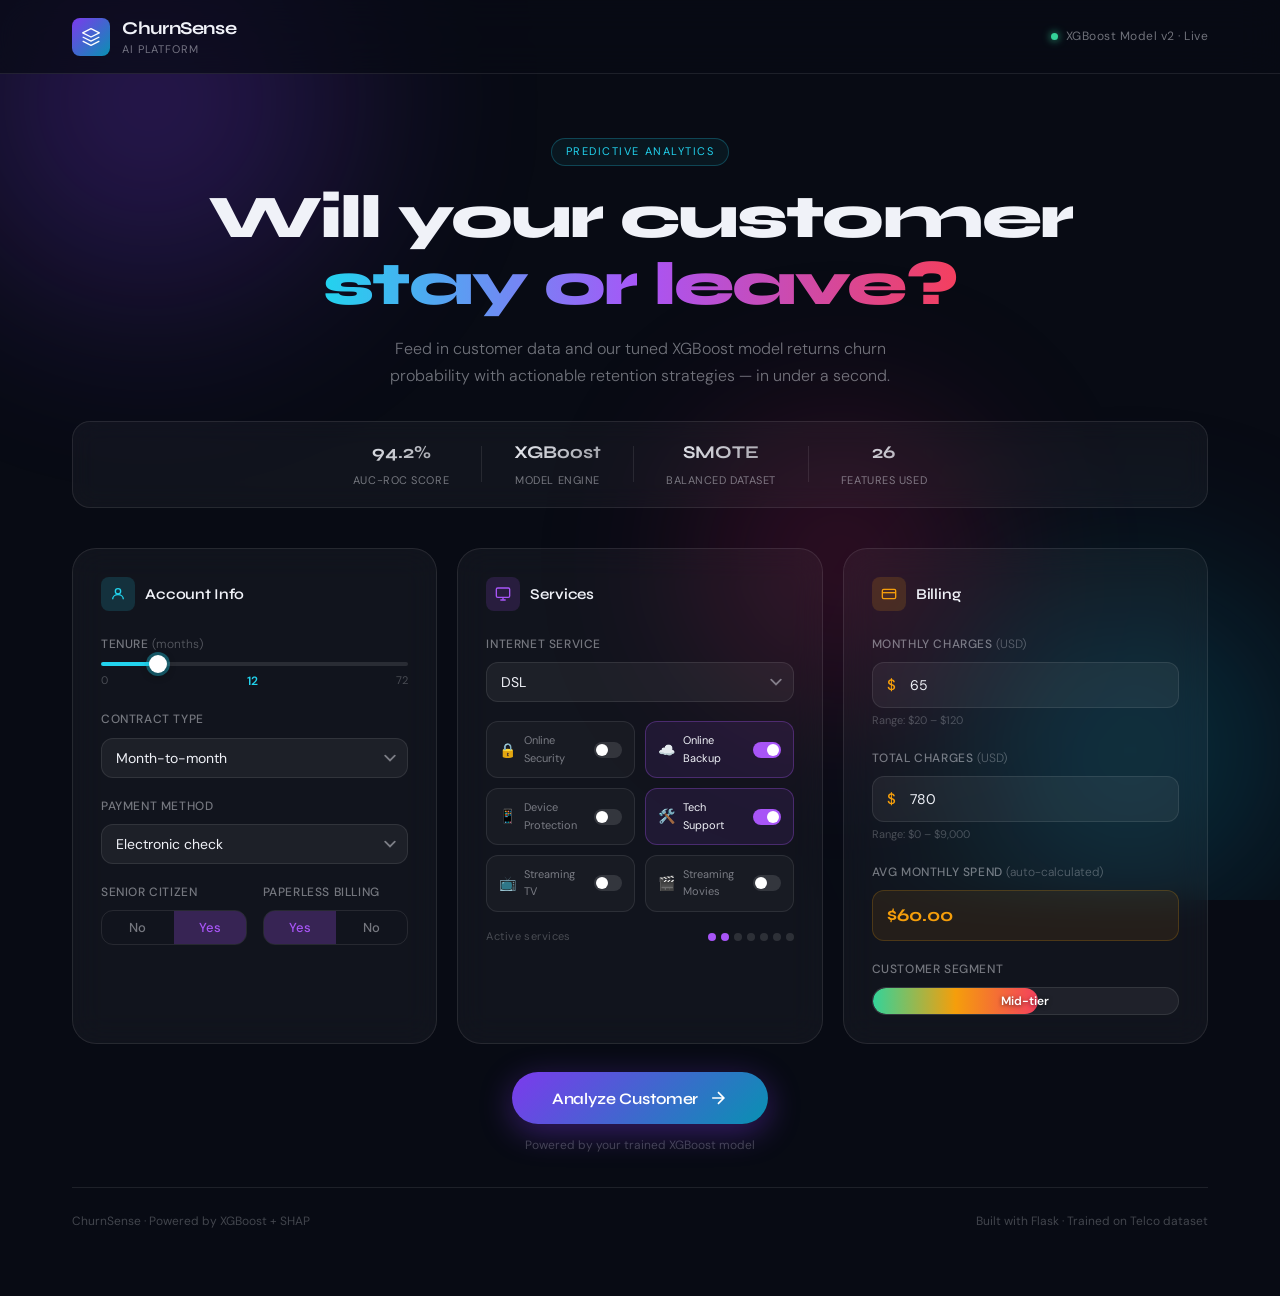
<file: static/index.html>
<!DOCTYPE html>
<html lang="en">

<head>
  <meta charset="UTF-8" />
  <meta name="viewport" content="width=device-width, initial-scale=1.0" />
  <title>ChurnSense — Customer Intelligence Platform</title>
  <link rel="preconnect" href="https://fonts.googleapis.com">
  <link
    href="https://fonts.googleapis.com/css2?family=Syne:wght@400;500;600;700;800&family=DM+Sans:ital,wght@0,300;0,400;0,500;1,300&display=swap"
    rel="stylesheet">
  <link rel="stylesheet" href="style.css" />
</head>

<body>

  <!-- Animated background -->
  <div class="bg-orbs">
    <div class="orb orb1"></div>
    <div class="orb orb2"></div>
    <div class="orb orb3"></div>
  </div>

  <!-- Header -->
  <header class="header">
    <div class="header-inner">
      <div class="logo">
        <div class="logo-icon">
          <svg width="20" height="20" viewBox="0 0 24 24" fill="none">
            <path d="M12 2L2 7l10 5 10-5-10-5z" stroke="currentColor" stroke-width="1.5" stroke-linejoin="round" />
            <path d="M2 17l10 5 10-5" stroke="currentColor" stroke-width="1.5" stroke-linejoin="round" />
            <path d="M2 12l10 5 10-5" stroke="currentColor" stroke-width="1.5" stroke-linejoin="round" />
          </svg>
        </div>
        <div>
          <span class="logo-name">ChurnSense</span>
          <span class="logo-tag">AI Platform</span>
        </div>
      </div>
      <div class="header-meta">
        <div class="status-dot"></div>
        <span>XGBoost Model v2 · Live</span>
      </div>
    </div>
  </header>

  <!-- Hero -->
  <section class="hero">
    <div class="hero-label">Predictive Analytics</div>
    <h1 class="hero-title">Will your customer<br><span class="gradient-text">stay or leave?</span></h1>
    <p class="hero-sub">Feed in customer data and our tuned XGBoost model returns churn probability with actionable
      retention strategies — in under a second.</p>
  </section>

  <!-- Main form -->
  <main class="container">
    <form id="churn-form" onsubmit="return false">

      <!-- Stats bar -->
      <div class="stats-bar">
        <div class="stat-item">
          <span class="stat-num">94.2%</span>
          <span class="stat-label">AUC-ROC Score</span>
        </div>
        <div class="stat-divider"></div>
        <div class="stat-item">
          <span class="stat-num">XGBoost</span>
          <span class="stat-label">Model Engine</span>
        </div>
        <div class="stat-divider"></div>
        <div class="stat-item">
          <span class="stat-num">SMOTE</span>
          <span class="stat-label">Balanced Dataset</span>
        </div>
        <div class="stat-divider"></div>
        <div class="stat-item">
          <span class="stat-num">26</span>
          <span class="stat-label">Features Used</span>
        </div>
      </div>

      <!-- Form grid -->
      <div class="form-grid">

        <!-- Card 1: Account -->
        <div class="glass-card" style="--delay:.05s">
          <div class="card-header">
            <div class="card-icon cyan">
              <svg width="16" height="16" viewBox="0 0 24 24" fill="none" stroke="currentColor" stroke-width="2">
                <circle cx="12" cy="8" r="4" />
                <path d="M4 20c0-4 3.6-7 8-7s8 3 8 7" />
              </svg>
            </div>
            <h2>Account Info</h2>
          </div>

          <div class="field">
            <label>Tenure <span class="unit">(months)</span></label>
            <div class="slider-wrap">
              <input type="range" id="tenure" min="0" max="72" value="12" class="slider"
                oninput="document.getElementById('tenure-val').textContent=this.value; updateSliderFill(this)">
              <div class="slider-labels">
                <span>0</span>
                <span id="tenure-val" class="slider-current">12</span>
                <span>72</span>
              </div>
            </div>
          </div>

          <div class="field">
            <label>Contract Type</label>
            <div class="select-wrap">
              <select id="contract">
                <option>Month-to-month</option>
                <option>One year</option>
                <option>Two year</option>
              </select>
              <svg class="select-arrow" viewBox="0 0 10 6">
                <path d="M1 1l4 4 4-4" stroke="currentColor" stroke-width="1.5" fill="none" stroke-linecap="round" />
              </svg>
            </div>
          </div>

          <div class="field">
            <label>Payment Method</label>
            <div class="select-wrap">
              <select id="payment">
                <option>Electronic check</option>
                <option>Mailed check</option>
                <option>Bank transfer (automatic)</option>
                <option>Credit card (automatic)</option>
              </select>
              <svg class="select-arrow" viewBox="0 0 10 6">
                <path d="M1 1l4 4 4-4" stroke="currentColor" stroke-width="1.5" fill="none" stroke-linecap="round" />
              </svg>
            </div>
          </div>

          <div class="field row-2">
            <div>
              <label>Senior Citizen</label>
              <div class="toggle-group" id="senior-group">
                <button type="button" class="toggle-btn" data-val="No"
                  onclick="setToggle('senior-group','No')">No</button>
                <button type="button" class="toggle-btn active" data-val="Yes"
                  onclick="setToggle('senior-group','Yes')">Yes</button>
              </div>
            </div>
            <div>
              <label>Paperless Billing</label>
              <div class="toggle-group" id="paper-group">
                <button type="button" class="toggle-btn active" data-val="Yes"
                  onclick="setToggle('paper-group','Yes')">Yes</button>
                <button type="button" class="toggle-btn" data-val="No"
                  onclick="setToggle('paper-group','No')">No</button>
              </div>
            </div>
          </div>
        </div>

        <!-- Card 2: Services -->
        <div class="glass-card" style="--delay:.1s">
          <div class="card-header">
            <div class="card-icon purple">
              <svg width="16" height="16" viewBox="0 0 24 24" fill="none" stroke="currentColor" stroke-width="2">
                <rect x="2" y="3" width="20" height="14" rx="2" />
                <path d="M8 21h8M12 17v4" />
              </svg>
            </div>
            <h2>Services</h2>
          </div>

          <div class="field">
            <label>Internet Service</label>
            <div class="select-wrap">
              <select id="internet">
                <option>DSL</option>
                <option>Fiber optic</option>
                <option>No</option>
              </select>
              <svg class="select-arrow" viewBox="0 0 10 6">
                <path d="M1 1l4 4 4-4" stroke="currentColor" stroke-width="1.5" fill="none" stroke-linecap="round" />
              </svg>
            </div>
          </div>

          <div class="services-grid">
            <div class="service-toggle" id="svc-security">
              <div class="svc-icon">🔒</div>
              <span>Online Security</span>
              <div class="svc-switch" onclick="toggleService('svc-security')">
                <div class="svc-knob"></div>
              </div>
            </div>
            <div class="service-toggle active" id="svc-backup">
              <div class="svc-icon">☁️</div>
              <span>Online Backup</span>
              <div class="svc-switch" onclick="toggleService('svc-backup')">
                <div class="svc-knob"></div>
              </div>
            </div>
            <div class="service-toggle" id="svc-device">
              <div class="svc-icon">📱</div>
              <span>Device Protection</span>
              <div class="svc-switch" onclick="toggleService('svc-device')">
                <div class="svc-knob"></div>
              </div>
            </div>
            <div class="service-toggle active" id="svc-tech">
              <div class="svc-icon">🛠️</div>
              <span>Tech Support</span>
              <div class="svc-switch" onclick="toggleService('svc-tech')">
                <div class="svc-knob"></div>
              </div>
            </div>
            <div class="service-toggle" id="svc-tv">
              <div class="svc-icon">📺</div>
              <span>Streaming TV</span>
              <div class="svc-switch" onclick="toggleService('svc-tv')">
                <div class="svc-knob"></div>
              </div>
            </div>
            <div class="service-toggle" id="svc-movies">
              <div class="svc-icon">🎬</div>
              <span>Streaming Movies</span>
              <div class="svc-switch" onclick="toggleService('svc-movies')">
                <div class="svc-knob"></div>
              </div>
            </div>
          </div>

          <div class="service-count-bar">
            <span class="svc-count-label">Active services</span>
            <div class="svc-dots" id="svc-dots">
              <div class="dot active"></div>
              <div class="dot active"></div>
              <div class="dot"></div>
              <div class="dot"></div>
              <div class="dot"></div>
              <div class="dot"></div>
              <div class="dot"></div>
            </div>
          </div>
        </div>

        <!-- Card 3: Billing -->
        <div class="glass-card" style="--delay:.15s">
          <div class="card-header">
            <div class="card-icon amber">
              <svg width="16" height="16" viewBox="0 0 24 24" fill="none" stroke="currentColor" stroke-width="2">
                <rect x="2" y="5" width="20" height="14" rx="2" />
                <path d="M2 10h20" />
              </svg>
            </div>
            <h2>Billing</h2>
          </div>

          <div class="field">
            <label>Monthly Charges <span class="unit">(USD)</span></label>
            <div class="money-input">
              <span class="money-symbol">$</span>
              <input type="number" id="monthly" value="65" min="20" max="120" step="0.01">
            </div>
            <div class="input-hint">Range: $20 – $120</div>
          </div>

          <div class="field">
            <label>Total Charges <span class="unit">(USD)</span></label>
            <div class="money-input">
              <span class="money-symbol">$</span>
              <input type="number" id="total" value="780" min="0" max="9000" step="0.01">
            </div>
            <div class="input-hint">Range: $0 – $9,000</div>
          </div>

          <div class="field">
            <label>Avg Monthly Spend <span class="unit">(auto-calculated)</span></label>
            <div class="calc-display" id="avg-spend">$65.00</div>
          </div>

          <div class="field">
            <label>Customer Segment</label>
            <div class="segment-bar" id="segment-bar">
              <div class="seg-fill" id="seg-fill"></div>
              <span class="seg-label" id="seg-label">Mid-tier</span>
            </div>
          </div>
        </div>

      </div>

      <!-- Predict button -->
      <div class="predict-wrap">
        <button type="button" class="predict-btn" id="predict-btn" onclick="submitPrediction()">
          <span class="btn-text">Analyze Customer</span>
          <svg class="btn-arrow" width="20" height="20" viewBox="0 0 24 24" fill="none" stroke="currentColor"
            stroke-width="2">
            <path d="M5 12h14M12 5l7 7-7 7" />
          </svg>
          <div class="btn-shimmer"></div>
        </button>
        <p class="predict-note">Powered by your trained XGBoost model</p>
      </div>

    </form>

    <!-- Result panel -->
    <div class="result-panel" id="result-panel">
      <div class="result-inner">

        <div class="result-top">
          <div class="result-gauge-wrap">
            <svg class="gauge-svg" viewBox="0 0 200 110">
              <defs>
                <linearGradient id="gauge-grad" x1="0%" y1="0%" x2="100%" y2="0%">
                  <stop offset="0%" stop-color="#22d3ee" />
                  <stop offset="50%" stop-color="#a855f7" />
                  <stop offset="100%" stop-color="#f43f5e" />
                </linearGradient>
              </defs>
              <!-- Track -->
              <path d="M20 100 A80 80 0 0 1 180 100" fill="none" stroke="rgba(255,255,255,.08)" stroke-width="14"
                stroke-linecap="round" />
              <!-- Fill (animated by JS) -->
              <path id="gauge-fill" d="M20 100 A80 80 0 0 1 180 100" fill="none" stroke="url(#gauge-grad)"
                stroke-width="14" stroke-linecap="round" stroke-dasharray="251.2" stroke-dashoffset="251.2" />
              <!-- Needle -->
              <line id="gauge-needle" x1="100" y1="100" x2="100" y2="30" stroke="white" stroke-width="2"
                stroke-linecap="round" transform-origin="100 100"
                style="transform:rotate(-90deg);transition:transform .8s cubic-bezier(.34,1.56,.64,1)" />
              <circle cx="100" cy="100" r="5" fill="white" />
            </svg>
            <div class="gauge-pct" id="gauge-pct">—</div>
            <div class="gauge-label">Churn probability</div>
          </div>

          <div class="result-details">
            <div class="verdict-badge" id="verdict-badge">
              <div class="verdict-icon" id="verdict-icon"></div>
              <div>
                <div class="verdict-title" id="verdict-title">—</div>
                <div class="verdict-sub" id="verdict-sub">—</div>
              </div>
            </div>

            <div class="metrics-row">
              <div class="metric-pill">
                <span class="mp-label">Risk Level</span>
                <span class="mp-val" id="risk-level">—</span>
              </div>
              <div class="metric-pill">
                <span class="mp-label">Key Driver</span>
                <span class="mp-val" id="key-driver">—</span>
              </div>
              <div class="metric-pill">
                <span class="mp-label">Confidence</span>
                <span class="mp-val" id="confidence">—</span>
              </div>
            </div>
          </div>
        </div>

        <!-- Risk bar -->
        <div class="risk-bar-wrap">
          <div class="risk-zones">
            <span>Safe</span><span>Moderate</span><span>High Risk</span>
          </div>
          <div class="risk-track">
            <div class="risk-fill" id="risk-fill"></div>
            <div class="risk-marker" id="risk-marker"></div>
          </div>
        </div>

        <!-- Actions -->
        <div class="actions-section" id="actions-section">
          <h3 class="actions-title">
            <svg width="16" height="16" viewBox="0 0 24 24" fill="none" stroke="currentColor" stroke-width="2">
              <path d="M13 2L3 14h9l-1 8 10-12h-9l1-8z" />
            </svg>
            Retention Playbook
          </h3>
          <div class="actions-list" id="actions-list"></div>
        </div>

      </div>
    </div>

    <!-- Footer -->
    <footer class="footer">
      <span>ChurnSense · Powered by XGBoost + SHAP</span>
      <span>Built with Flask · Trained on Telco dataset</span>
    </footer>

  </main>

  <script src="script.js"></script>
</body>

</html>
</file>
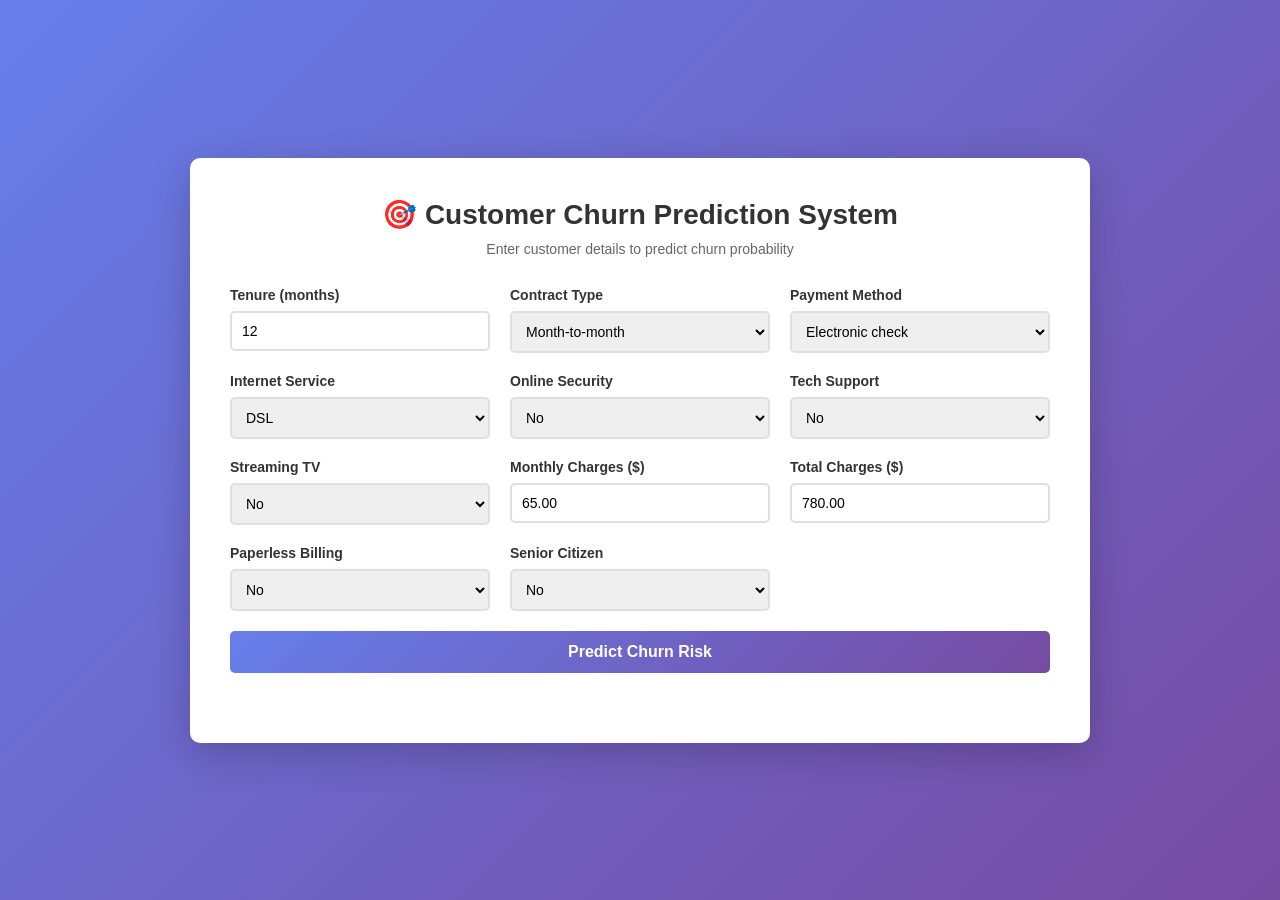
<file: app/static/index.html>
<!DOCTYPE html>
<html lang="en">

<head>
  <meta charset="UTF-8">
  <meta name="viewport" content="width=device-width, initial-scale=1.0">
  <title>Customer Churn Prediction</title>
  <style>
    * {
      margin: 0;
      padding: 0;
      box-sizing: border-box;
    }

    body {
      font-family: 'Segoe UI', Tahoma, Geneva, Verdana, sans-serif;
      background: linear-gradient(135deg, #667eea 0%, #764ba2 100%);
      min-height: 100vh;
      display: flex;
      align-items: center;
      justify-content: center;
      padding: 20px;
    }

    .container {
      background: white;
      border-radius: 10px;
      box-shadow: 0 10px 40px rgba(0, 0, 0, 0.2);
      padding: 40px;
      max-width: 900px;
      width: 100%;
    }

    h1 {
      color: #333;
      text-align: center;
      margin-bottom: 10px;
      font-size: 28px;
    }

    .subtitle {
      text-align: center;
      color: #666;
      margin-bottom: 30px;
      font-size: 14px;
    }

    .form-grid {
      display: grid;
      grid-template-columns: repeat(auto-fit, minmax(250px, 1fr));
      gap: 20px;
      margin-bottom: 30px;
    }

    .form-group {
      display: flex;
      flex-direction: column;
    }

    label {
      font-weight: 600;
      color: #333;
      margin-bottom: 8px;
      font-size: 14px;
    }

    input,
    select {
      padding: 10px;
      border: 2px solid #e0e0e0;
      border-radius: 5px;
      font-size: 14px;
      transition: border-color 0.3s;
      font-family: inherit;
    }

    input:focus,
    select:focus {
      outline: none;
      border-color: #667eea;
      box-shadow: 0 0 5px rgba(102, 126, 234, 0.3);
    }

    button {
      grid-column: 1 / -1;
      padding: 12px 30px;
      background: linear-gradient(135deg, #667eea 0%, #764ba2 100%);
      color: white;
      border: none;
      border-radius: 5px;
      font-size: 16px;
      font-weight: 600;
      cursor: pointer;
      transition: transform 0.2s, box-shadow 0.2s;
    }

    button:hover {
      transform: translateY(-2px);
      box-shadow: 0 5px 20px rgba(102, 126, 234, 0.4);
    }

    button:active {
      transform: translateY(0);
    }

    .loading {
      display: none;
      text-align: center;
      color: #667eea;
      margin: 20px 0;
      font-weight: 600;
    }

    .spinner {
      display: inline-block;
      width: 20px;
      height: 20px;
      border: 3px solid #e0e0e0;
      border-top-color: #667eea;
      border-radius: 50%;
      animation: spin 0.8s linear infinite;
      margin-right: 10px;
    }

    @keyframes spin {
      to {
        transform: rotate(360deg);
      }
    }

    .result {
      display: none;
      border-radius: 5px;
      padding: 20px;
      margin-top: 20px;
      text-align: center;
    }

    .high-risk {
      background-color: #ffebee;
      border-left: 4px solid #f44336;
      color: #c62828;
    }

    .low-risk {
      background-color: #e8f5e9;
      border-left: 4px solid #4caf50;
      color: #2e7d32;
    }

    .result h3 {
      font-size: 24px;
      margin-bottom: 10px;
    }

    .result p {
      margin: 8px 0;
      line-height: 1.5;
    }

    .recommendations {
      text-align: left;
      margin-top: 15px;
      background: rgba(0, 0, 0, 0.05);
      padding: 15px;
      border-radius: 3px;
    }

    .recommendations h4 {
      margin-bottom: 10px;
    }

    .recommendations ul {
      list-style-position: inside;
      padding-left: 0;
    }

    .recommendations li {
      margin: 5px 0;
    }

    .error {
      background-color: #ffebee;
      border-left: 4px solid #f44336;
      color: #c62828;
      padding: 15px;
      border-radius: 5px;
      margin-top: 20px;
    }
  </style>
</head>

<body>
  <div class="container">
    <h1>🎯 Customer Churn Prediction System</h1>
    <p class="subtitle">Enter customer details to predict churn probability</p>

    <form id="predictionForm" class="form-grid">
      <div class="form-group">
        <label for="tenure">Tenure (months)</label>
        <input type="number" id="tenure" name="tenure" min="0" max="72" value="12" required>
      </div>

      <div class="form-group">
        <label for="contract">Contract Type</label>
        <select id="contract" name="contract" required>
          <option value="Month-to-month">Month-to-month</option>
          <option value="One year">One year</option>
          <option value="Two year">Two year</option>
        </select>
      </div>

      <div class="form-group">
        <label for="payment_method">Payment Method</label>
        <select id="payment_method" name="payment_method" required>
          <option value="Electronic check">Electronic check</option>
          <option value="Mailed check">Mailed check</option>
          <option value="Bank transfer (automatic)">Bank transfer (automatic)</option>
          <option value="Credit card (automatic)">Credit card (automatic)</option>
        </select>
      </div>

      <div class="form-group">
        <label for="internet_service">Internet Service</label>
        <select id="internet_service" name="internet_service" required>
          <option value="DSL">DSL</option>
          <option value="Fiber optic">Fiber optic</option>
          <option value="No">No</option>
        </select>
      </div>

      <div class="form-group">
        <label for="online_security">Online Security</label>
        <select id="online_security" name="online_security" required>
          <option value="No">No</option>
          <option value="Yes">Yes</option>
        </select>
      </div>

      <div class="form-group">
        <label for="tech_support">Tech Support</label>
        <select id="tech_support" name="tech_support" required>
          <option value="No">No</option>
          <option value="Yes">Yes</option>
        </select>
      </div>

      <div class="form-group">
        <label for="streaming_tv">Streaming TV</label>
        <select id="streaming_tv" name="streaming_tv" required>
          <option value="No">No</option>
          <option value="Yes">Yes</option>
        </select>
      </div>

      <div class="form-group">
        <label for="monthly_charges">Monthly Charges ($)</label>
        <input type="number" id="monthly_charges" name="monthly_charges" min="20" max="120" step="0.01" value="65.00"
          required>
      </div>

      <div class="form-group">
        <label for="total_charges">Total Charges ($)</label>
        <input type="number" id="total_charges" name="total_charges" min="0" max="9000" step="0.01" value="780.00"
          required>
      </div>

      <div class="form-group">
        <label for="paperless">Paperless Billing</label>
        <select id="paperless" name="paperless" required>
          <option value="No">No</option>
          <option value="Yes">Yes</option>
        </select>
      </div>

      <div class="form-group">
        <label for="senior_citizen">Senior Citizen</label>
        <select id="senior_citizen" name="senior_citizen" required>
          <option value="No">No</option>
          <option value="Yes">Yes</option>
        </select>
      </div>

      <button type="submit">Predict Churn Risk</button>
    </form>

    <div class="loading" id="loading">
      <span class="spinner"></span>
      <span>Analyzing customer data...</span>
    </div>

    <div class="result" id="result"></div>
  </div>

  <script>
    document.getElementById('predictionForm').addEventListener('submit', async function (e) {
      e.preventDefault();

      const loading = document.getElementById('loading');
      const result = document.getElementById('result');

      loading.style.display = 'block';
      result.style.display = 'none';

      const formData = new FormData(this);
      const data = Object.fromEntries(formData);

      data.tenure = parseInt(data.tenure);
      data.monthly_charges = parseFloat(data.monthly_charges);
      data.total_charges = parseFloat(data.total_charges);

      try {
        const response = await fetch('/predict', {
          method: 'POST',
          headers: {
            'Content-Type': 'application/json',
          },
          body: JSON.stringify(data)
        });

        const prediction = await response.json();

        loading.style.display = 'none';

        if (prediction.error) {
          result.innerHTML = '<div style="background-color: #ffebee; border-left: 4px solid #f44336; color: #c62828; padding: 15px; border-radius: 5px;">Error: ' + prediction.error + '</div>';
          result.style.display = 'block';
        } else {
          const riskClass = prediction.churn_prediction === 1 ? 'high-risk' : 'low-risk';
          const riskText = prediction.churn_prediction === 1 ? '⚠️  HIGH CHURN RISK' : '✅ LOW CHURN RISK';

          // Set the result div class
          result.className = riskClass;

          let html = '<h3>' + riskText + '</h3>';
          html += '<p><strong>Churn Probability: ' + prediction.churn_probability.toFixed(1) + '%</strong></p>';
          html += '<p>' + prediction.message + '</p>';

          if (prediction.recommendations) {
            html += '<div class="recommendations">';
            html += '<h4>📋 Recommended Actions:</h4>';
            html += '<ul>';
            const recs = prediction.recommendations.split('.').filter(r => r.trim());
            for (let rec of recs) {
              if (rec.trim()) {
                html += '<li>' + rec.trim() + '</li>';
              }
            }
            html += '</ul></div>';
          }

          result.innerHTML = html;
          result.style.display = 'block';
        }
      } catch (error) {
        loading.style.display = 'none';
        result.innerHTML = '<div style="background-color: #ffebee; border-left: 4px solid #f44336; color: #c62828; padding: 15px; border-radius: 5px;">Error: ' + error.message + '</div>';
        result.style.display = 'block';
      }
    });
  </script>
</body>

</html>
</file>
<file: static/style.css>
/* ── Reset & Base ──────────────────────────────────────────── */
*,
*::before,
*::after {
  box-sizing: border-box;
  margin: 0;
  padding: 0;
}

:root {
  --bg: #080b14;
  --surface: rgba(255, 255, 255, .04);
  --surface-hov: rgba(255, 255, 255, .07);
  --border: rgba(255, 255, 255, .09);
  --border-hov: rgba(255, 255, 255, .18);
  --text: #f0f2f8;
  --text-muted: rgba(240, 242, 248, .45);
  --text-dim: rgba(240, 242, 248, .25);
  --cyan: #22d3ee;
  --purple: #a855f7;
  --amber: #f59e0b;
  --rose: #f43f5e;
  --green: #34d399;
  --font-display: 'Syne', sans-serif;
  --font-body: 'DM Sans', sans-serif;
  --radius-sm: 8px;
  --radius-md: 12px;
  --radius-lg: 18px;
  --radius-xl: 24px;
}

html {
  scroll-behavior: smooth;
}

body {
  font-family: var(--font-body);
  background: var(--bg);
  color: var(--text);
  min-height: 100vh;
  overflow-x: hidden;
  font-size: 15px;
  line-height: 1.6;
}

/* ── Animated Background Orbs ─────────────────────────────── */
.bg-orbs {
  position: fixed;
  inset: 0;
  z-index: 0;
  pointer-events: none;
  overflow: hidden;
}

.orb {
  position: absolute;
  border-radius: 50%;
  filter: blur(80px);
  opacity: .35;
  animation: drift 20s ease-in-out infinite;
}

.orb1 {
  width: 600px;
  height: 600px;
  background: radial-gradient(circle, #7c3aed 0%, transparent 70%);
  top: -200px;
  left: -150px;
  animation-delay: 0s;
}

.orb2 {
  width: 500px;
  height: 500px;
  background: radial-gradient(circle, #0891b2 0%, transparent 70%);
  bottom: -100px;
  right: -100px;
  animation-delay: -7s;
}

.orb3 {
  width: 400px;
  height: 400px;
  background: radial-gradient(circle, #be185d 0%, transparent 70%);
  top: 40%;
  left: 50%;
  animation-delay: -14s;
}

@keyframes drift {

  0%,
  100% {
    transform: translate(0, 0) scale(1);
  }

  33% {
    transform: translate(40px, -30px) scale(1.05);
  }

  66% {
    transform: translate(-30px, 20px) scale(.95);
  }
}

/* ── Header ───────────────────────────────────────────────── */
.header {
  position: sticky;
  top: 0;
  z-index: 100;
  background: rgba(8, 11, 20, .7);
  backdrop-filter: blur(20px);
  border-bottom: 1px solid var(--border);
}

.header-inner {
  max-width: 1200px;
  margin: 0 auto;
  padding: .9rem 2rem;
  display: flex;
  align-items: center;
  justify-content: space-between;
}

.logo {
  display: flex;
  align-items: center;
  gap: 12px;
}

.logo-icon {
  width: 38px;
  height: 38px;
  border-radius: var(--radius-sm);
  background: linear-gradient(135deg, #7c3aed, #0891b2);
  display: flex;
  align-items: center;
  justify-content: center;
  color: white;
}

.logo-name {
  font-family: var(--font-display);
  font-size: 18px;
  font-weight: 700;
  letter-spacing: -.02em;
}

.logo-tag {
  display: block;
  font-size: 11px;
  color: var(--text-muted);
  letter-spacing: .08em;
  text-transform: uppercase;
  margin-top: -2px;
}

.header-meta {
  display: flex;
  align-items: center;
  gap: 8px;
  font-size: 12px;
  color: var(--text-muted);
  letter-spacing: .04em;
}

.status-dot {
  width: 7px;
  height: 7px;
  border-radius: 50%;
  background: var(--green);
  box-shadow: 0 0 8px var(--green);
  animation: pulse 2s ease-in-out infinite;
}

@keyframes pulse {

  0%,
  100% {
    opacity: 1;
  }

  50% {
    opacity: .5;
  }
}

/* ── Hero ─────────────────────────────────────────────────── */
.hero {
  position: relative;
  z-index: 1;
  max-width: 1200px;
  margin: 0 auto;
  padding: 4rem 2rem 2rem;
  text-align: center;
}

.hero-label {
  display: inline-block;
  font-size: 11px;
  letter-spacing: .14em;
  text-transform: uppercase;
  color: var(--cyan);
  border: 1px solid rgba(34, 211, 238, .25);
  background: rgba(34, 211, 238, .06);
  padding: 4px 14px;
  border-radius: 99px;
  margin-bottom: 1.2rem;
}

.hero-title {
  font-family: var(--font-display);
  font-size: clamp(2.4rem, 5vw, 3.8rem);
  font-weight: 800;
  line-height: 1.1;
  letter-spacing: -.03em;
  margin-bottom: 1rem;
}

.gradient-text {
  background: linear-gradient(90deg, var(--cyan), var(--purple), var(--rose));
  -webkit-background-clip: text;
  -webkit-text-fill-color: transparent;
  background-clip: text;
}

.hero-sub {
  max-width: 560px;
  margin: 0 auto;
  color: var(--text-muted);
  font-size: 16px;
  font-weight: 300;
  line-height: 1.7;
}

/* ── Container ────────────────────────────────────────────── */
.container {
  position: relative;
  z-index: 1;
  max-width: 1200px;
  margin: 0 auto;
  padding: 0 2rem 4rem;
}

/* ── Stats Bar ────────────────────────────────────────────── */
.stats-bar {
  display: flex;
  align-items: center;
  justify-content: center;
  gap: 0;
  margin-bottom: 2.5rem;
  background: var(--surface);
  border: 1px solid var(--border);
  border-radius: var(--radius-lg);
  padding: 1rem 2rem;
  backdrop-filter: blur(12px);
}

.stat-item {
  text-align: center;
  padding: 0 2rem;
}

.stat-num {
  display: block;
  font-family: var(--font-display);
  font-size: 18px;
  font-weight: 700;
  background: linear-gradient(135deg, var(--text), rgba(240, 242, 248, .6));
  -webkit-background-clip: text;
  -webkit-text-fill-color: transparent;
  background-clip: text;
}

.stat-label {
  font-size: 11px;
  color: var(--text-muted);
  letter-spacing: .05em;
  text-transform: uppercase;
}

.stat-divider {
  width: 1px;
  height: 36px;
  background: var(--border);
  flex-shrink: 0;
}

/* ── Form Grid ────────────────────────────────────────────── */
.form-grid {
  display: grid;
  grid-template-columns: repeat(3, 1fr);
  gap: 1.25rem;
  margin-bottom: 1.75rem;
}

@media (max-width: 900px) {
  .form-grid {
    grid-template-columns: 1fr;
  }
}

/* ── Glass Card ───────────────────────────────────────────── */
.glass-card {
  background: var(--surface);
  border: 1px solid var(--border);
  border-radius: var(--radius-xl);
  padding: 1.75rem;
  backdrop-filter: blur(16px);
  animation: slideUp .5s cubic-bezier(.22, 1, .36, 1) both;
  animation-delay: var(--delay, 0s);
  transition: border-color .2s, background .2s;
}

.glass-card:hover {
  border-color: var(--border-hov);
  background: var(--surface-hov);
}

@keyframes slideUp {
  from {
    opacity: 0;
    transform: translateY(24px);
  }

  to {
    opacity: 1;
    transform: translateY(0);
  }
}

.card-header {
  display: flex;
  align-items: center;
  gap: 10px;
  margin-bottom: 1.5rem;
}

.card-icon {
  width: 34px;
  height: 34px;
  border-radius: var(--radius-sm);
  display: flex;
  align-items: center;
  justify-content: center;
}

.card-icon.cyan {
  background: rgba(34, 211, 238, .15);
  color: var(--cyan);
}

.card-icon.purple {
  background: rgba(168, 85, 247, .15);
  color: var(--purple);
}

.card-icon.amber {
  background: rgba(245, 158, 11, .15);
  color: var(--amber);
}

.card-header h2 {
  font-family: var(--font-display);
  font-size: 15px;
  font-weight: 600;
  letter-spacing: -.01em;
}

/* ── Fields ───────────────────────────────────────────────── */
.field {
  margin-bottom: 1.2rem;
}

.field:last-child {
  margin-bottom: 0;
}

.field label {
  display: block;
  font-size: 12px;
  font-weight: 500;
  color: var(--text-muted);
  letter-spacing: .05em;
  text-transform: uppercase;
  margin-bottom: .5rem;
}

.field label .unit {
  font-weight: 300;
  text-transform: none;
  letter-spacing: 0;
  opacity: .7;
}

.row-2 {
  display: grid;
  grid-template-columns: 1fr 1fr;
  gap: 1rem;
}

/* ── Slider ───────────────────────────────────────────────── */
.slider-wrap {
  display: flex;
  flex-direction: column;
  gap: 6px;
}

.slider {
  -webkit-appearance: none;
  appearance: none;
  width: 100%;
  height: 4px;
  border-radius: 99px;
  background: linear-gradient(to right, var(--cyan) var(--fill, 16.6%), rgba(255, 255, 255, .1) var(--fill, 16.6%));
  outline: none;
  cursor: pointer;
}

.slider::-webkit-slider-thumb {
  -webkit-appearance: none;
  appearance: none;
  width: 18px;
  height: 18px;
  border-radius: 50%;
  background: white;
  cursor: pointer;
  box-shadow: 0 0 0 3px rgba(34, 211, 238, .35), 0 2px 8px rgba(0, 0, 0, .4);
  transition: box-shadow .2s;
}

.slider::-webkit-slider-thumb:hover {
  box-shadow: 0 0 0 5px rgba(34, 211, 238, .25), 0 2px 12px rgba(0, 0, 0, .5);
}

.slider-labels {
  display: flex;
  justify-content: space-between;
  font-size: 11px;
  color: var(--text-dim);
}

.slider-current {
  color: var(--cyan);
  font-weight: 600;
  font-size: 12px;
}

/* ── Select ───────────────────────────────────────────────── */
.select-wrap {
  position: relative;
}

.select-wrap select {
  width: 100%;
  padding: 10px 36px 10px 14px;
  background: rgba(255, 255, 255, .05);
  border: 1px solid var(--border);
  border-radius: var(--radius-md);
  color: var(--text);
  font-family: var(--font-body);
  font-size: 14px;
  -webkit-appearance: none;
  appearance: none;
  cursor: pointer;
  transition: border-color .2s, background .2s;
  outline: none;
}

.select-wrap select:hover {
  border-color: var(--border-hov);
  background: rgba(255, 255, 255, .08);
}

.select-wrap select:focus {
  border-color: var(--cyan);
  box-shadow: 0 0 0 3px rgba(34, 211, 238, .15);
}

.select-arrow {
  position: absolute;
  right: 12px;
  top: 50%;
  transform: translateY(-50%);
  width: 12px;
  height: 8px;
  color: var(--text-muted);
  pointer-events: none;
}

.select-wrap select option {
  background: #1a1f35;
  color: var(--text);
}

/* ── Toggle Group ─────────────────────────────────────────── */
.toggle-group {
  display: flex;
  border-radius: var(--radius-md);
  border: 1px solid var(--border);
  overflow: hidden;
  margin-top: 4px;
}

.toggle-btn {
  flex: 1;
  padding: 8px;
  font-family: var(--font-body);
  font-size: 13px;
  font-weight: 500;
  border: none;
  cursor: pointer;
  background: transparent;
  color: var(--text-muted);
  transition: all .2s;
}

.toggle-btn.active {
  background: rgba(168, 85, 247, .25);
  color: var(--purple);
}

.toggle-btn:hover:not(.active) {
  background: rgba(255, 255, 255, .05);
  color: var(--text);
}

/* ── Service Toggles ──────────────────────────────────────── */
.services-grid {
  display: grid;
  grid-template-columns: 1fr 1fr;
  gap: .6rem;
  margin-bottom: 1rem;
}

.service-toggle {
  display: flex;
  align-items: center;
  gap: 8px;
  padding: 10px 12px;
  background: rgba(255, 255, 255, .03);
  border: 1px solid var(--border);
  border-radius: var(--radius-md);
  cursor: pointer;
  transition: all .2s;
}

.service-toggle.active {
  background: rgba(168, 85, 247, .1);
  border-color: rgba(168, 85, 247, .3);
}

.service-toggle:hover {
  border-color: var(--border-hov);
}

.svc-icon {
  font-size: 14px;
}

.service-toggle span {
  font-size: 11px;
  color: var(--text-muted);
  flex: 1;
}

.service-toggle.active span {
  color: var(--text);
}

.svc-switch {
  width: 28px;
  height: 16px;
  border-radius: 99px;
  background: rgba(255, 255, 255, .12);
  position: relative;
  transition: background .2s;
  flex-shrink: 0;
}

.service-toggle.active .svc-switch {
  background: var(--purple);
}

.svc-knob {
  width: 12px;
  height: 12px;
  border-radius: 50%;
  background: white;
  position: absolute;
  top: 2px;
  left: 2px;
  transition: transform .2s;
}

.service-toggle.active .svc-knob {
  transform: translateX(12px);
}

.service-count-bar {
  display: flex;
  align-items: center;
  justify-content: space-between;
}

.svc-count-label {
  font-size: 11px;
  color: var(--text-dim);
  letter-spacing: .04em;
}

.svc-dots {
  display: flex;
  gap: 5px;
}

.dot {
  width: 8px;
  height: 8px;
  border-radius: 50%;
  background: rgba(255, 255, 255, .12);
  transition: background .2s;
}

.dot.active {
  background: var(--purple);
}

/* ── Money Input ──────────────────────────────────────────── */
.money-input {
  display: flex;
  align-items: center;
  background: rgba(255, 255, 255, .05);
  border: 1px solid var(--border);
  border-radius: var(--radius-md);
  overflow: hidden;
  transition: border-color .2s;
}

.money-input:focus-within {
  border-color: var(--amber);
  box-shadow: 0 0 0 3px rgba(245, 158, 11, .12);
}

.money-symbol {
  padding: 10px 10px 10px 14px;
  color: var(--amber);
  font-weight: 500;
  font-size: 15px;
}

.money-input input {
  flex: 1;
  padding: 10px 14px 10px 4px;
  background: transparent;
  border: none;
  outline: none;
  color: var(--text);
  font-family: var(--font-body);
  font-size: 14px;
}

.input-hint {
  font-size: 11px;
  color: var(--text-dim);
  margin-top: 4px;
}

/* ── Calc Display ─────────────────────────────────────────── */
.calc-display {
  padding: 10px 14px;
  background: rgba(245, 158, 11, .08);
  border: 1px solid rgba(245, 158, 11, .2);
  border-radius: var(--radius-md);
  font-family: var(--font-display);
  font-size: 18px;
  font-weight: 700;
  color: var(--amber);
}

/* ── Segment Bar ──────────────────────────────────────────── */
.segment-bar {
  position: relative;
  height: 28px;
  background: rgba(255, 255, 255, .06);
  border: 1px solid var(--border);
  border-radius: 99px;
  overflow: hidden;
}

.seg-fill {
  height: 100%;
  border-radius: 99px;
  background: linear-gradient(90deg, var(--green), var(--amber), var(--rose));
  transition: width .5s cubic-bezier(.34, 1.56, .64, 1);
  width: 45%;
}

.seg-label {
  position: absolute;
  inset: 0;
  display: flex;
  align-items: center;
  justify-content: center;
  font-size: 12px;
  font-weight: 600;
  color: white;
  text-shadow: 0 1px 4px rgba(0, 0, 0, .6);
}

/* ── Predict Button ───────────────────────────────────────── */
.predict-wrap {
  text-align: center;
  margin-bottom: 2rem;
}

.predict-btn {
  position: relative;
  overflow: hidden;
  display: inline-flex;
  align-items: center;
  gap: 10px;
  padding: 16px 40px;
  background: linear-gradient(135deg, #7c3aed, #0891b2);
  border: none;
  border-radius: 99px;
  cursor: pointer;
  color: white;
  font-family: var(--font-display);
  font-size: 16px;
  font-weight: 600;
  letter-spacing: -.01em;
  box-shadow: 0 8px 32px rgba(124, 58, 237, .4), 0 2px 8px rgba(0, 0, 0, .3);
  transition: transform .2s, box-shadow .2s;
}

.predict-btn:hover {
  transform: translateY(-2px);
  box-shadow: 0 12px 40px rgba(124, 58, 237, .5), 0 4px 12px rgba(0, 0, 0, .4);
}

.predict-btn:active {
  transform: translateY(0);
}

.predict-btn.loading .btn-text::after {
  content: '...';
  animation: dots 1s steps(3, end) infinite;
}

@keyframes dots {

  0%,
  20% {
    content: '.';
  }

  40% {
    content: '..';
  }

  60%,
  100% {
    content: '...';
  }
}

.btn-shimmer {
  position: absolute;
  inset: 0;
  background: linear-gradient(90deg, transparent, rgba(255, 255, 255, .15), transparent);
  transform: translateX(-100%);
  animation: shimmer 2.5s ease-in-out infinite;
}

@keyframes shimmer {

  0%,
  100% {
    transform: translateX(-100%);
  }

  50% {
    transform: translateX(100%);
  }
}

.predict-note {
  font-size: 12px;
  color: var(--text-dim);
  margin-top: .75rem;
}

/* ── Result Panel ─────────────────────────────────────────── */
.result-panel {
  display: none;
  margin-bottom: 2rem;
  animation: slideUp .6s cubic-bezier(.22, 1, .36, 1);
}

.result-inner {
  background: var(--surface);
  border: 1px solid var(--border);
  border-radius: var(--radius-xl);
  padding: 2rem;
  backdrop-filter: blur(16px);
}

.result-top {
  display: grid;
  grid-template-columns: 220px 1fr;
  gap: 2rem;
  align-items: center;
  margin-bottom: 1.75rem;
}

@media (max-width: 700px) {
  .result-top {
    grid-template-columns: 1fr;
  }
}

/* ── Gauge ────────────────────────────────────────────────── */
.result-gauge-wrap {
  text-align: center;
}

.gauge-svg {
  width: 200px;
  overflow: visible;
}

.gauge-pct {
  font-family: var(--font-display);
  font-size: 3rem;
  font-weight: 800;
  letter-spacing: -.04em;
  margin-top: -1rem;
  background: linear-gradient(135deg, var(--cyan), var(--purple));
  -webkit-background-clip: text;
  -webkit-text-fill-color: transparent;
  background-clip: text;
}

.gauge-label {
  font-size: 12px;
  color: var(--text-muted);
  letter-spacing: .06em;
  text-transform: uppercase;
}

/* ── Verdict ──────────────────────────────────────────────── */
.verdict-badge {
  display: flex;
  align-items: center;
  gap: 12px;
  padding: 1rem 1.25rem;
  border-radius: var(--radius-lg);
  margin-bottom: 1rem;
  border: 1px solid;
  transition: all .3s;
}

.verdict-badge.high {
  background: rgba(244, 63, 94, .1);
  border-color: rgba(244, 63, 94, .3);
}

.verdict-badge.low {
  background: rgba(52, 211, 153, .1);
  border-color: rgba(52, 211, 153, .3);
}

.verdict-icon {
  font-size: 24px;
}

.verdict-title {
  font-family: var(--font-display);
  font-size: 17px;
  font-weight: 700;
}

.verdict-sub {
  font-size: 13px;
  color: var(--text-muted);
  margin-top: 1px;
}

.metrics-row {
  display: flex;
  gap: .75rem;
  flex-wrap: wrap;
}

.metric-pill {
  flex: 1;
  min-width: 80px;
  padding: .6rem .9rem;
  background: rgba(255, 255, 255, .04);
  border: 1px solid var(--border);
  border-radius: var(--radius-md);
}

.mp-label {
  display: block;
  font-size: 10px;
  color: var(--text-dim);
  letter-spacing: .06em;
  text-transform: uppercase;
  margin-bottom: 2px;
}

.mp-val {
  font-size: 14px;
  font-weight: 600;
  color: var(--text);
}

/* ── Risk Bar ─────────────────────────────────────────────── */
.risk-bar-wrap {
  margin-bottom: 1.75rem;
}

.risk-zones {
  display: flex;
  justify-content: space-between;
  font-size: 11px;
  color: var(--text-dim);
  letter-spacing: .04em;
  margin-bottom: 6px;
}

.risk-track {
  position: relative;
  height: 8px;
  border-radius: 99px;
  background: linear-gradient(90deg, var(--green), var(--amber) 50%, var(--rose));
  overflow: visible;
}

.risk-fill {
  display: none;
}

.risk-marker {
  position: absolute;
  top: 50%;
  transform: translateY(-50%);
  width: 18px;
  height: 18px;
  border-radius: 50%;
  background: white;
  border: 3px solid var(--bg);
  box-shadow: 0 0 12px rgba(255, 255, 255, .5);
  transition: left .8s cubic-bezier(.34, 1.56, .64, 1);
  left: 0%;
}

/* ── Actions ──────────────────────────────────────────────── */
.actions-section {
  border-top: 1px solid var(--border);
  padding-top: 1.5rem;
}

.actions-title {
  display: flex;
  align-items: center;
  gap: 8px;
  font-family: var(--font-display);
  font-size: 14px;
  font-weight: 600;
  color: var(--text-muted);
  letter-spacing: .06em;
  text-transform: uppercase;
  margin-bottom: 1rem;
}

.actions-list {
  display: grid;
  grid-template-columns: repeat(auto-fit, minmax(260px, 1fr));
  gap: .75rem;
}

.action-card {
  padding: 1rem 1.25rem;
  border-radius: var(--radius-md);
  border: 1px solid;
  animation: slideUp .4s cubic-bezier(.22, 1, .36, 1) both;
}

.action-card.priority-high {
  background: rgba(244, 63, 94, .08);
  border-color: rgba(244, 63, 94, .25);
}

.action-card.priority-medium {
  background: rgba(245, 158, 11, .08);
  border-color: rgba(245, 158, 11, .25);
}

.action-card.priority-low {
  background: rgba(52, 211, 153, .08);
  border-color: rgba(52, 211, 153, .25);
}

.action-card-top {
  display: flex;
  align-items: center;
  justify-content: space-between;
  margin-bottom: 4px;
}

.action-title {
  font-size: 14px;
  font-weight: 500;
}

.action-badge {
  font-size: 10px;
  letter-spacing: .06em;
  text-transform: uppercase;
  padding: 2px 8px;
  border-radius: 99px;
  font-weight: 600;
}

.priority-high .action-badge {
  background: rgba(244, 63, 94, .2);
  color: #fb7185;
}

.priority-medium .action-badge {
  background: rgba(245, 158, 11, .2);
  color: #fbbf24;
}

.priority-low .action-badge {
  background: rgba(52, 211, 153, .2);
  color: #6ee7b7;
}

.action-desc {
  font-size: 13px;
  color: var(--text-muted);
}

/* ── Footer ───────────────────────────────────────────────── */
.footer {
  display: flex;
  justify-content: space-between;
  font-size: 12px;
  color: var(--text-dim);
  padding-top: 1.5rem;
  border-top: 1px solid var(--border);
}

@media (max-width: 600px) {
  .footer {
    flex-direction: column;
    gap: 4px;
  }
}
</file>
